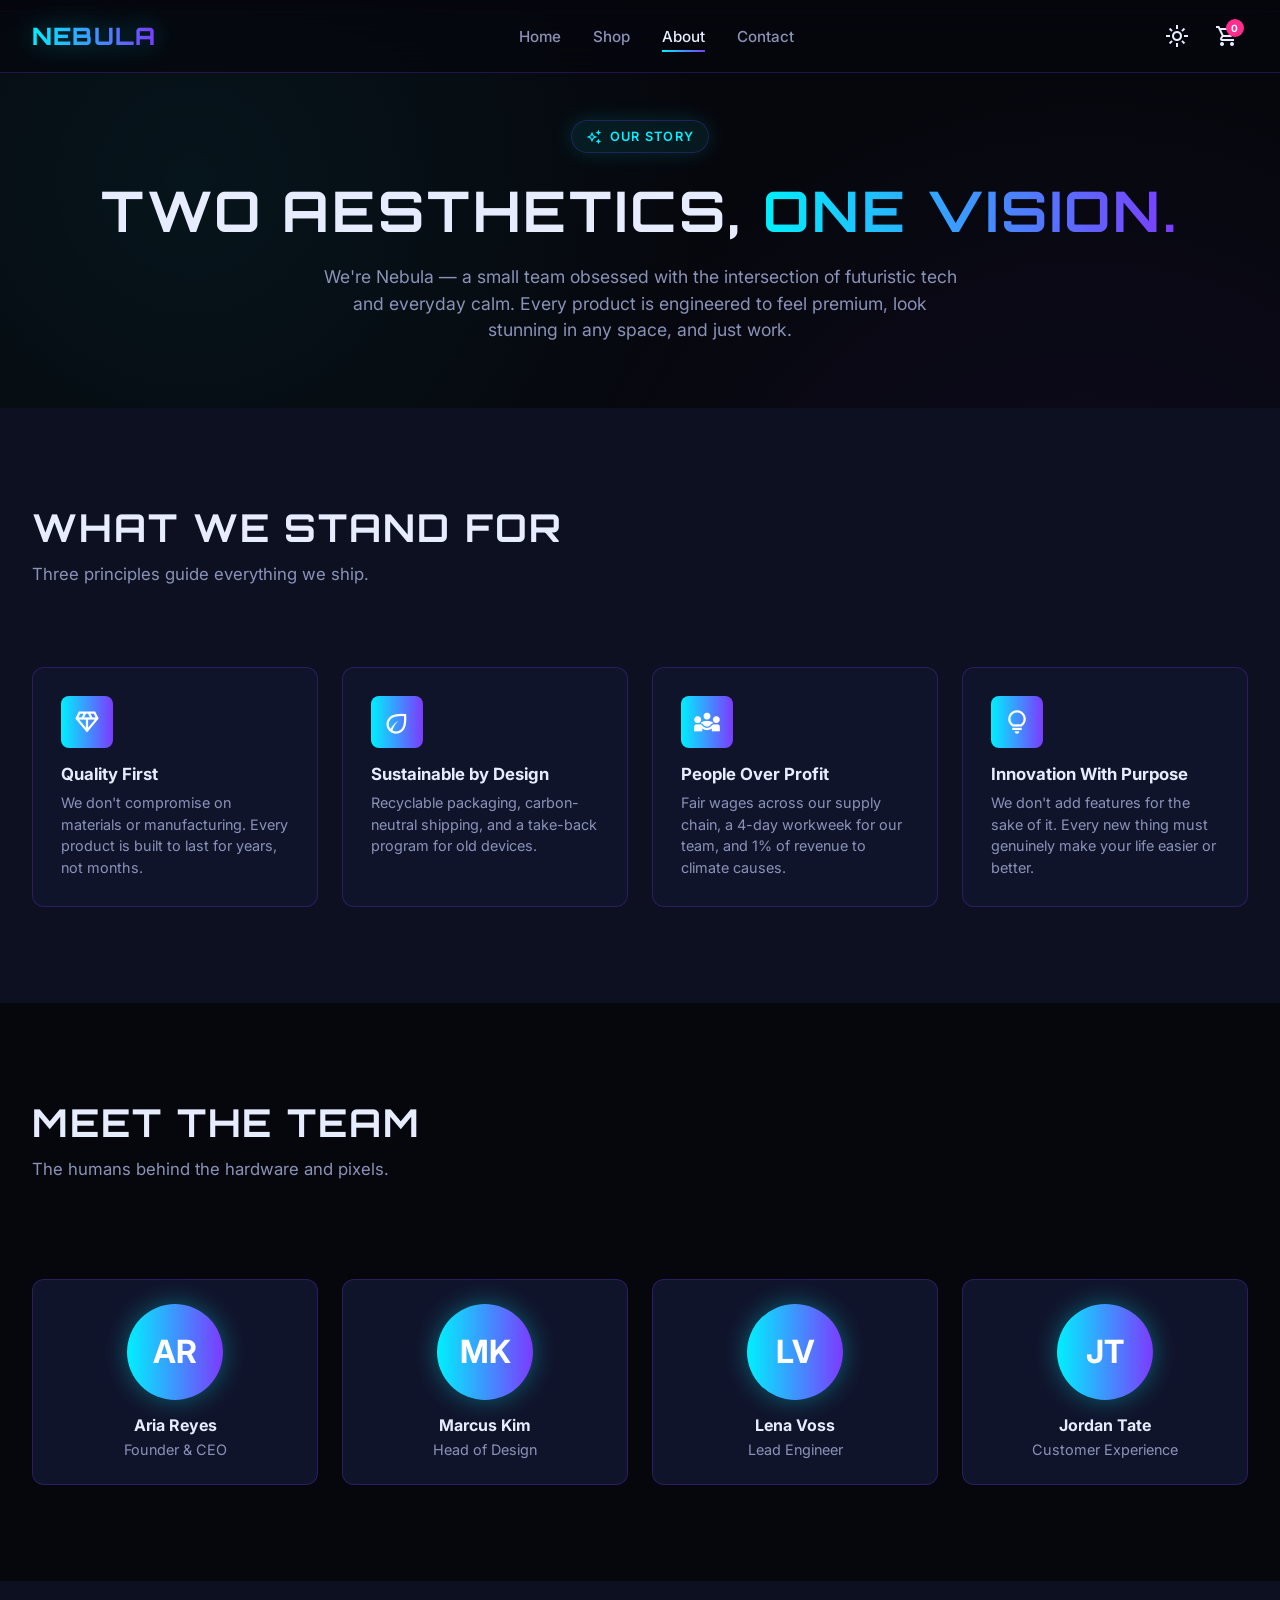
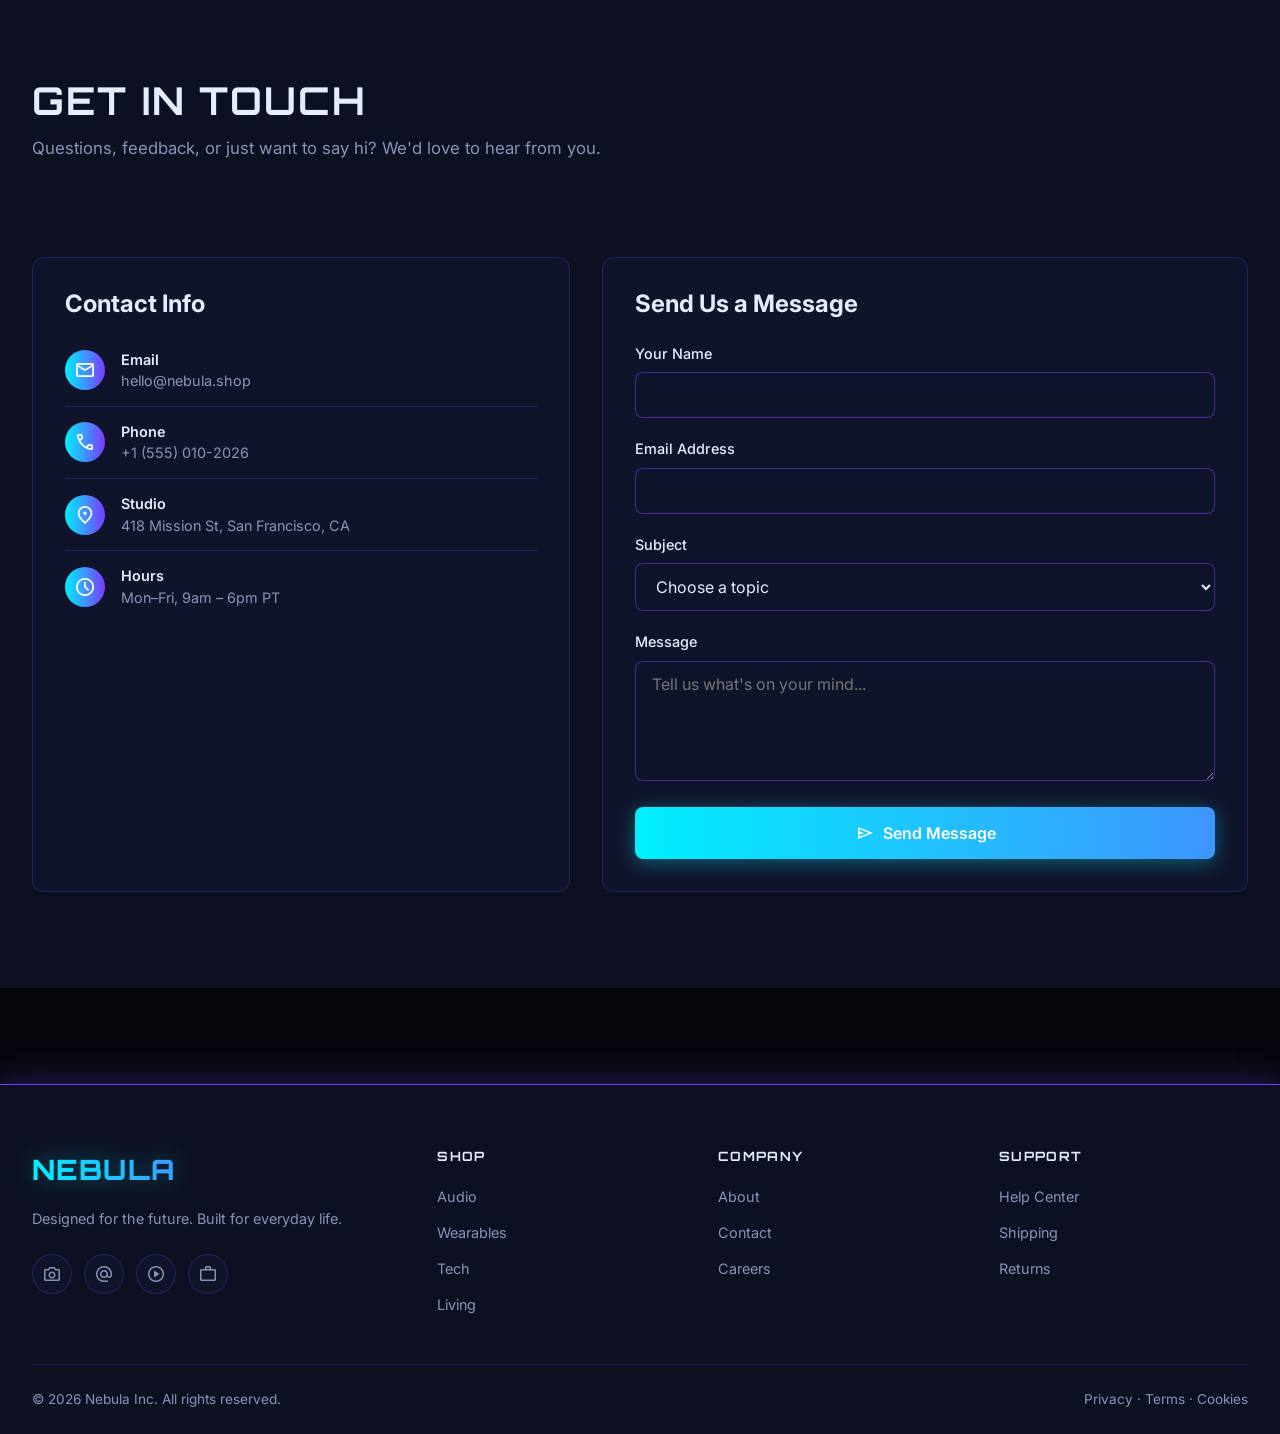
<file: dual_core_ecommerce/about.html>
<!DOCTYPE html>
<html lang="en" data-theme="dark">
<head>
  <meta charset="UTF-8" />
  <meta name="viewport" content="width=device-width, initial-scale=1.0" />
  <title>About &amp; Contact — Nebula</title>
  <link rel="stylesheet" href="css/styles.css" />
  <link rel="icon" href="data:image/svg+xml,<svg xmlns='http://www.w3.org/2000/svg' viewBox='0 0 100 100'><text y='.9em' font-size='90'>✦</text></svg>" />
</head>
<body>

  <a href="#main" class="skip-link">Skip to content</a>

  <header class="navbar">
    <div class="container navbar-inner">
      <a href="index.html" class="logo">NEBULA</a>
      <nav>
        <ul class="nav-links">
          <li><a class="nav-link" href="index.html">Home</a></li>
          <li><a class="nav-link" href="shop.html">Shop</a></li>
          <li><a class="nav-link active" href="about.html">About</a></li>
          <li><a class="nav-link" href="#contact">Contact</a></li>
        </ul>
      </nav>
      <div class="nav-actions">
        <button class="icon-btn" data-theme-toggle aria-label="Toggle theme">
          <span class="material-symbols-outlined" data-theme-icon>light_mode</span>
        </button>
        <a class="icon-btn" href="cart.html" aria-label="Cart">
          <span class="material-symbols-outlined">shopping_cart</span>
          <span class="cart-badge" data-cart-count>0</span>
        </a>
        <button class="icon-btn mobile-toggle" data-mobile-toggle aria-label="Menu">
          <span class="material-symbols-outlined">menu</span>
        </button>
      </div>
    </div>
  </header>

  <div class="mobile-menu" data-mobile-menu>
    <ul>
      <li><a href="index.html">Home</a></li>
      <li><a href="shop.html">Shop</a></li>
      <li><a href="about.html">About</a></li>
      <li><a href="#contact">Contact</a></li>
    </ul>
  </div>

  <main id="main">

    <!-- ====== ABOUT HERO ====== -->
    <section class="about-hero">
      <div class="container fade-up">
        <span class="hero-eyebrow">
          <span class="material-symbols-outlined" style="font-size:16px">auto_awesome</span>
          Our Story
        </span>
        <h1>Two Aesthetics, <span class="gradient-text">One Vision.</span></h1>
        <p>We're Nebula — a small team obsessed with the intersection of futuristic tech and everyday calm. Every product is engineered to feel premium, look stunning in any space, and just work.</p>
      </div>
    </section>

    <!-- ====== VALUES ====== -->
    <section class="section" style="background: var(--bg-secondary);">
      <div class="container">
        <div class="section-header fade-up">
          <div>
            <h2 class="section-title">What We Stand For</h2>
            <p class="section-subtitle">Three principles guide everything we ship.</p>
          </div>
        </div>
        <div class="values-grid fade-up">
          <div class="value-card">
            <div class="value-icon"><span class="material-symbols-outlined">diamond</span></div>
            <h3 class="value-title">Quality First</h3>
            <p class="value-text">We don't compromise on materials or manufacturing. Every product is built to last for years, not months.</p>
          </div>
          <div class="value-card">
            <div class="value-icon"><span class="material-symbols-outlined">eco</span></div>
            <h3 class="value-title">Sustainable by Design</h3>
            <p class="value-text">Recyclable packaging, carbon-neutral shipping, and a take-back program for old devices.</p>
          </div>
          <div class="value-card">
            <div class="value-icon"><span class="material-symbols-outlined">diversity_3</span></div>
            <h3 class="value-title">People Over Profit</h3>
            <p class="value-text">Fair wages across our supply chain, a 4-day workweek for our team, and 1% of revenue to climate causes.</p>
          </div>
          <div class="value-card">
            <div class="value-icon"><span class="material-symbols-outlined">lightbulb</span></div>
            <h3 class="value-title">Innovation With Purpose</h3>
            <p class="value-text">We don't add features for the sake of it. Every new thing must genuinely make your life easier or better.</p>
          </div>
        </div>
      </div>
    </section>

    <!-- ====== TEAM ====== -->
    <section class="section">
      <div class="container">
        <div class="section-header fade-up">
          <div>
            <h2 class="section-title">Meet the Team</h2>
            <p class="section-subtitle">The humans behind the hardware and pixels.</p>
          </div>
        </div>
        <div class="team-grid fade-up">
          <div class="team-card">
            <div class="team-avatar">AR</div>
            <h3 style="font-size: 1rem; margin-bottom: 4px; font-family: var(--body-font); text-transform: none; letter-spacing: 0; font-weight: 700;">Aria Reyes</h3>
            <p style="color: var(--text-secondary); font-size: 0.9rem;">Founder &amp; CEO</p>
          </div>
          <div class="team-card">
            <div class="team-avatar">MK</div>
            <h3 style="font-size: 1rem; margin-bottom: 4px; font-family: var(--body-font); text-transform: none; letter-spacing: 0; font-weight: 700;">Marcus Kim</h3>
            <p style="color: var(--text-secondary); font-size: 0.9rem;">Head of Design</p>
          </div>
          <div class="team-card">
            <div class="team-avatar">LV</div>
            <h3 style="font-size: 1rem; margin-bottom: 4px; font-family: var(--body-font); text-transform: none; letter-spacing: 0; font-weight: 700;">Lena Voss</h3>
            <p style="color: var(--text-secondary); font-size: 0.9rem;">Lead Engineer</p>
          </div>
          <div class="team-card">
            <div class="team-avatar">JT</div>
            <h3 style="font-size: 1rem; margin-bottom: 4px; font-family: var(--body-font); text-transform: none; letter-spacing: 0; font-weight: 700;">Jordan Tate</h3>
            <p style="color: var(--text-secondary); font-size: 0.9rem;">Customer Experience</p>
          </div>
        </div>
      </div>
    </section>

    <!-- ====== CONTACT ====== -->
    <section class="section" id="contact" style="background: var(--bg-secondary);">
      <div class="container">
        <div class="section-header fade-up">
          <div>
            <h2 class="section-title">Get in Touch</h2>
            <p class="section-subtitle">Questions, feedback, or just want to say hi? We'd love to hear from you.</p>
          </div>
        </div>

        <div class="contact-grid fade-up">
          <div class="contact-info">
            <h2>Contact Info</h2>
            <div class="contact-row">
              <div class="contact-icon"><span class="material-symbols-outlined">mail</span></div>
              <div>
                <div style="font-weight:600; font-size:0.9rem;">Email</div>
                <div style="color: var(--text-secondary); font-size:0.9rem;">hello@nebula.shop</div>
              </div>
            </div>
            <div class="contact-row">
              <div class="contact-icon"><span class="material-symbols-outlined">call</span></div>
              <div>
                <div style="font-weight:600; font-size:0.9rem;">Phone</div>
                <div style="color: var(--text-secondary); font-size:0.9rem;">+1 (555) 010-2026</div>
              </div>
            </div>
            <div class="contact-row">
              <div class="contact-icon"><span class="material-symbols-outlined">location_on</span></div>
              <div>
                <div style="font-weight:600; font-size:0.9rem;">Studio</div>
                <div style="color: var(--text-secondary); font-size:0.9rem;">418 Mission St, San Francisco, CA</div>
              </div>
            </div>
            <div class="contact-row">
              <div class="contact-icon"><span class="material-symbols-outlined">schedule</span></div>
              <div>
                <div style="font-weight:600; font-size:0.9rem;">Hours</div>
                <div style="color: var(--text-secondary); font-size:0.9rem;">Mon–Fri, 9am – 6pm PT</div>
              </div>
            </div>
          </div>

          <form class="contact-form" onsubmit="event.preventDefault(); window.showToast('Message sent! We\'ll reply soon.'); this.reset();">
            <h2>Send Us a Message</h2>
            <div class="form-group">
              <label class="form-label" for="cName">Your Name</label>
              <input class="form-input" type="text" id="cName" required />
            </div>
            <div class="form-group">
              <label class="form-label" for="cEmail">Email Address</label>
              <input class="form-input" type="email" id="cEmail" required />
            </div>
            <div class="form-group">
              <label class="form-label" for="cSubject">Subject</label>
              <select class="form-select" id="cSubject" required>
                <option value="">Choose a topic</option>
                <option>Product question</option>
                <option>Order support</option>
                <option>Returns / refunds</option>
                <option>Wholesale inquiry</option>
                <option>Press / partnerships</option>
                <option>Other</option>
              </select>
            </div>
            <div class="form-group">
              <label class="form-label" for="cMessage">Message</label>
              <textarea class="form-textarea" id="cMessage" placeholder="Tell us what's on your mind..." required></textarea>
            </div>
            <button class="btn btn-primary btn-block btn-lg" type="submit">
              <span class="material-symbols-outlined">send</span>
              Send Message
            </button>
          </form>
        </div>
      </div>
    </section>

  </main>

  <footer class="footer">
    <div class="container">
      <div class="footer-grid">
        <div class="footer-brand">
          <div class="logo" style="font-size:1.75rem">NEBULA</div>
          <p class="footer-tagline">Designed for the future. Built for everyday life.</p>
          <div class="footer-socials">
            <a href="#" aria-label="Instagram"><span class="material-symbols-outlined">photo_camera</span></a>
            <a href="#" aria-label="Twitter"><span class="material-symbols-outlined">alternate_email</span></a>
            <a href="#" aria-label="YouTube"><span class="material-symbols-outlined">play_circle</span></a>
            <a href="#" aria-label="LinkedIn"><span class="material-symbols-outlined">work</span></a>
          </div>
        </div>
        <div class="footer-col">
          <h4>Shop</h4>
          <ul>
            <li><a href="shop.html?cat=audio">Audio</a></li>
            <li><a href="shop.html?cat=wearables">Wearables</a></li>
            <li><a href="shop.html?cat=tech">Tech</a></li>
            <li><a href="shop.html?cat=living">Living</a></li>
          </ul>
        </div>
        <div class="footer-col">
          <h4>Company</h4>
          <ul>
            <li><a href="about.html">About</a></li>
            <li><a href="#contact">Contact</a></li>
            <li><a href="#">Careers</a></li>
          </ul>
        </div>
        <div class="footer-col">
          <h4>Support</h4>
          <ul>
            <li><a href="#">Help Center</a></li>
            <li><a href="#">Shipping</a></li>
            <li><a href="#">Returns</a></li>
          </ul>
        </div>
      </div>
      <div class="footer-bottom">
        <span>© 2026 Nebula Inc. All rights reserved.</span>
        <span>Privacy · Terms · Cookies</span>
      </div>
    </div>
  </footer>

  <script src="js/app.js"></script>
</body>
</html>
</file>
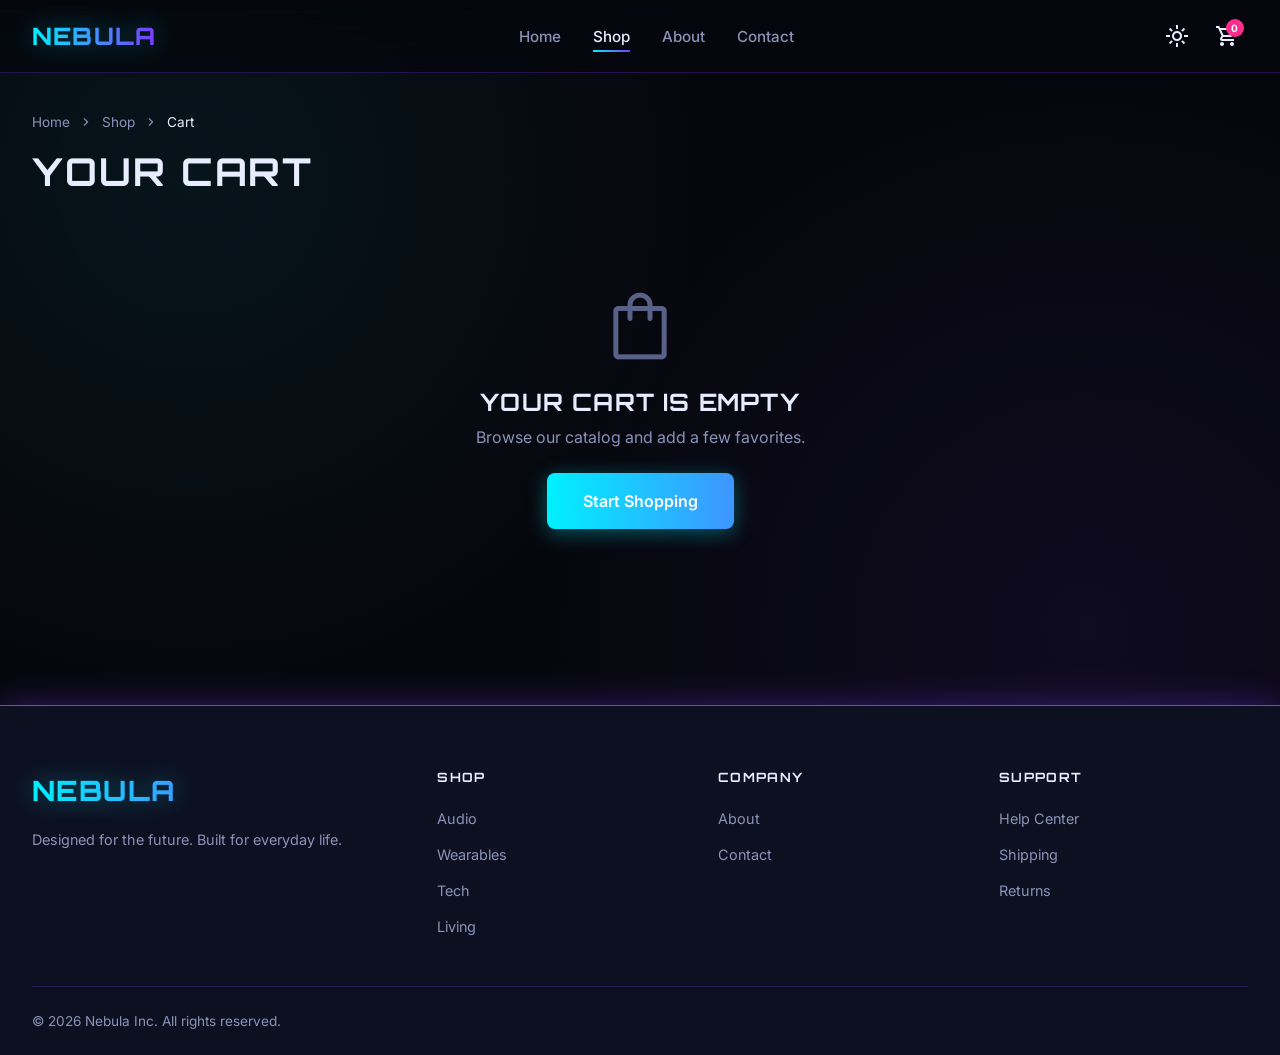
<file: dual_core_ecommerce/cart.html>
<!DOCTYPE html>
<html lang="en" data-theme="dark">
<head>
  <meta charset="UTF-8" />
  <meta name="viewport" content="width=device-width, initial-scale=1.0" />
  <title>Cart &amp; Checkout — Nebula</title>
  <link rel="stylesheet" href="css/styles.css" />
  <link rel="icon" href="data:image/svg+xml,<svg xmlns='http://www.w3.org/2000/svg' viewBox='0 0 100 100'><text y='.9em' font-size='90'>✦</text></svg>" />
</head>
<body>

  <a href="#main" class="skip-link">Skip to content</a>

  <header class="navbar">
    <div class="container navbar-inner">
      <a href="index.html" class="logo">NEBULA</a>
      <nav>
        <ul class="nav-links">
          <li><a class="nav-link" href="index.html">Home</a></li>
          <li><a class="nav-link active" href="shop.html">Shop</a></li>
          <li><a class="nav-link" href="about.html">About</a></li>
          <li><a class="nav-link" href="about.html#contact">Contact</a></li>
        </ul>
      </nav>
      <div class="nav-actions">
        <button class="icon-btn" data-theme-toggle aria-label="Toggle theme">
          <span class="material-symbols-outlined" data-theme-icon>light_mode</span>
        </button>
        <a class="icon-btn" href="cart.html" aria-label="Cart">
          <span class="material-symbols-outlined">shopping_cart</span>
          <span class="cart-badge" data-cart-count>0</span>
        </a>
        <button class="icon-btn mobile-toggle" data-mobile-toggle aria-label="Menu">
          <span class="material-symbols-outlined">menu</span>
        </button>
      </div>
    </div>
  </header>

  <div class="mobile-menu" data-mobile-menu>
    <ul>
      <li><a href="index.html">Home</a></li>
      <li><a href="shop.html">Shop</a></li>
      <li><a href="about.html">About</a></li>
      <li><a href="about.html#contact">Contact</a></li>
    </ul>
  </div>

  <main id="main" style="padding-top: 96px;">
    <div class="container">
      <nav class="breadcrumb">
        <a href="index.html">Home</a>
        <span class="material-symbols-outlined">chevron_right</span>
        <a href="shop.html">Shop</a>
        <span class="material-symbols-outlined">chevron_right</span>
        <span class="current">Cart</span>
      </nav>

      <h1 class="section-title">Your Cart</h1>

      <div class="cart-layout">
        <!-- Cart items -->
        <div>
          <div class="cart-items" id="cart-items"></div>

          <div style="margin-top: 32px;">
            <h2 style="font-size: 1.25rem; margin-bottom: 16px; font-family: var(--body-font); text-transform: none; letter-spacing: 0; font-weight: 700;">Shipping Information</h2>
            <form id="checkout-form" onsubmit="event.preventDefault(); placeOrder();">
              <div style="display: grid; grid-template-columns: 1fr 1fr; gap: 16px;">
                <div class="form-group">
                  <label class="form-label" for="firstName">First Name</label>
                  <input class="form-input" type="text" id="firstName" required />
                </div>
                <div class="form-group">
                  <label class="form-label" for="lastName">Last Name</label>
                  <input class="form-input" type="text" id="lastName" required />
                </div>
              </div>
              <div class="form-group">
                <label class="form-label" for="email">Email</label>
                <input class="form-input" type="email" id="email" required />
              </div>
              <div class="form-group">
                <label class="form-label" for="address">Address</label>
                <input class="form-input" type="text" id="address" required />
              </div>
              <div style="display: grid; grid-template-columns: 1fr 1fr 1fr; gap: 16px;">
                <div class="form-group">
                  <label class="form-label" for="city">City</label>
                  <input class="form-input" type="text" id="city" required />
                </div>
                <div class="form-group">
                  <label class="form-label" for="zip">ZIP Code</label>
                  <input class="form-input" type="text" id="zip" required />
                </div>
                <div class="form-group">
                  <label class="form-label" for="country">Country</label>
                  <select class="form-select" id="country" required>
                    <option value="">Select</option>
                    <option>United States</option>
                    <option>United Kingdom</option>
                    <option>Germany</option>
                    <option>Japan</option>
                    <option>Australia</option>
                  </select>
                </div>
              </div>

              <h2 style="font-size: 1.25rem; margin: 32px 0 16px; font-family: var(--body-font); text-transform: none; letter-spacing: 0; font-weight: 700;">Payment</h2>
              <div class="form-group">
                <label class="form-label" for="cardNum">Card Number</label>
                <input class="form-input" type="text" id="cardNum" placeholder="1234 5678 9012 3456" required />
              </div>
              <div style="display: grid; grid-template-columns: 1fr 1fr; gap: 16px;">
                <div class="form-group">
                  <label class="form-label" for="exp">Expiry (MM/YY)</label>
                  <input class="form-input" type="text" id="exp" placeholder="12/27" required />
                </div>
                <div class="form-group">
                  <label class="form-label" for="cvc">CVC</label>
                  <input class="form-input" type="text" id="cvc" placeholder="123" required />
                </div>
              </div>
            </form>
          </div>
        </div>

        <!-- Summary -->
        <aside class="summary" id="summary">
          <h2>Order Summary</h2>
          <div class="summary-row"><span>Subtotal</span><span class="mono" id="sum-subtotal">$0.00</span></div>
          <div class="summary-row"><span>Shipping</span><span class="mono" id="sum-shipping">$0.00</span></div>
          <div class="summary-row"><span>Tax (8%)</span><span class="mono" id="sum-tax">$0.00</span></div>
          <div class="promo-input">
            <input type="text" placeholder="Promo code" id="promo-input"/>
            <button class="btn btn-secondary" type="button" id="promo-apply">Apply</button>
          </div>
          <div class="summary-row" id="discount-row" style="display:none;"><span>Discount</span><span class="mono" id="sum-discount">-$0.00</span></div>
          <div class="summary-row total"><span>Total</span><span class="mono" id="sum-total">$0.00</span></div>
          <button class="btn btn-primary btn-block btn-lg" type="button" id="place-order-btn" style="margin-top: 20px;" onclick="placeOrder()">
            <span class="material-symbols-outlined">lock</span>
            Place Order
          </button>
          <p style="text-align: center; font-size: 0.8rem; color: var(--text-secondary); margin-top: 12px;">
            Secure checkout · 256-bit SSL encryption
          </p>
        </aside>
      </div>

      <!-- Empty state -->
      <div id="empty-state" style="display:none; text-align:center; padding: 80px 0;">
        <span class="material-symbols-outlined" style="font-size: 80px; color: var(--text-muted);">shopping_bag</span>
        <h2 style="margin: 16px 0 8px;">Your cart is empty</h2>
        <p style="color: var(--text-secondary); margin-bottom: 24px;">Browse our catalog and add a few favorites.</p>
        <a href="shop.html" class="btn btn-primary btn-lg">Start Shopping</a>
      </div>
    </div>
  </main>

  <footer class="footer">
    <div class="container">
      <div class="footer-grid">
        <div class="footer-brand">
          <div class="logo" style="font-size:1.75rem">NEBULA</div>
          <p class="footer-tagline">Designed for the future. Built for everyday life.</p>
        </div>
        <div class="footer-col">
          <h4>Shop</h4>
          <ul>
            <li><a href="shop.html?cat=audio">Audio</a></li>
            <li><a href="shop.html?cat=wearables">Wearables</a></li>
            <li><a href="shop.html?cat=tech">Tech</a></li>
            <li><a href="shop.html?cat=living">Living</a></li>
          </ul>
        </div>
        <div class="footer-col">
          <h4>Company</h4>
          <ul>
            <li><a href="about.html">About</a></li>
            <li><a href="about.html#contact">Contact</a></li>
          </ul>
        </div>
        <div class="footer-col">
          <h4>Support</h4>
          <ul>
            <li><a href="#">Help Center</a></li>
            <li><a href="#">Shipping</a></li>
            <li><a href="#">Returns</a></li>
          </ul>
        </div>
      </div>
      <div class="footer-bottom">
        <span>© 2026 Nebula Inc. All rights reserved.</span>
      </div>
    </div>
  </footer>

  <script src="js/app.js"></script>
  <script>
    let discount = 0;

    function fmt(n) { return `$${n.toFixed(2)}`; }

    function render() {
      const cart = DCE.getCart();
      const itemsEl = document.getElementById('cart-items');
      const emptyEl = document.getElementById('empty-state');
      const layout = document.querySelector('.cart-layout');
      const summaryEl = document.getElementById('summary');

      if (cart.length === 0) {
        layout.style.display = 'none';
        emptyEl.style.display = 'block';
        return;
      }
      layout.style.display = 'grid';

      itemsEl.innerHTML = cart.map(item => `
        <div class="cart-item">
          <div class="cart-item-img"><img src="${item.image}" alt="${item.name}"/></div>
          <div class="cart-item-info">
            <h3>${item.name}</h3>
            <div class="cart-item-meta">SKU: ${item.id.toUpperCase()}</div>
            <div class="cart-item-price">${fmt(item.price)}</div>
          </div>
          <div class="cart-item-actions">
            <div class="qty-control">
              <button class="qty-btn" onclick="changeQty('${item.id}', -1)">−</button>
              <input class="qty-input" type="number" value="${item.qty}" readonly/>
              <button class="qty-btn" onclick="changeQty('${item.id}', 1)">+</button>
            </div>
            <button class="btn btn-ghost" onclick="removeItem('${item.id}')" style="color: var(--error);">
              <span class="material-symbols-outlined" style="font-size:18px;">delete</span>
              Remove
            </button>
          </div>
        </div>
      `).join('');

      const subtotal = DCE.cartTotal();
      const shipping = subtotal >= 50 ? 0 : 9.99;
      const tax = (subtotal - discount) * 0.08;
      const total = subtotal - discount + shipping + tax;

      document.getElementById('sum-subtotal').textContent = fmt(subtotal);
      document.getElementById('sum-shipping').textContent = shipping === 0 ? 'FREE' : fmt(shipping);
      document.getElementById('sum-tax').textContent = fmt(tax);
      document.getElementById('sum-total').textContent = fmt(total);
      if (discount > 0) {
        document.getElementById('discount-row').style.display = 'flex';
        document.getElementById('sum-discount').textContent = '-' + fmt(discount);
      }
    }

    window.changeQty = function(id, delta) {
      const cart = DCE.getCart();
      const item = cart.find(i => i.id === id);
      if (!item) return;
      const newQty = item.qty + delta;
      if (newQty < 1) {
        DCE.removeFromCart(id);
      } else {
        DCE.updateCartQty(id, newQty);
      }
      render();
    };

    window.removeItem = function(id) {
      DCE.removeFromCart(id);
      render();
    };

    window.placeOrder = function() {
      const cart = DCE.getCart();
      if (cart.length === 0) {
        DCE.showToast('Your cart is empty');
        return;
      }
      const form = document.getElementById('checkout-form');
      if (!form.checkValidity()) {
        form.reportValidity();
        return;
      }
      DCE.showToast('Order placed successfully! Thank you.');
      try { localStorage.removeItem('dce_cart'); } catch (e) {}
      setTimeout(() => window.location.href = 'index.html', 1500);
    };

    document.getElementById('promo-apply').addEventListener('click', () => {
      const code = document.getElementById('promo-input').value.trim().toUpperCase();
      if (code === 'NEBULA10') {
        discount = DCE.cartTotal() * 0.10;
        DCE.showToast('Promo applied: 10% off');
      } else if (code === 'FUTURE20') {
        discount = DCE.cartTotal() * 0.20;
        DCE.showToast('Promo applied: 20% off');
      } else if (code) {
        DCE.showToast('Invalid promo code');
        discount = 0;
      }
      render();
    });

    render();
  </script>
</body>
</html>
</file>
<file: dual_core_ecommerce/css/styles.css>
/* ============================================================
   DUAL-CORE E-COMMERCE HUB
   Shared Stylesheet - Light + Dark Theme
   ============================================================ */

@import url('https://fonts.googleapis.com/css2?family=Orbitron:wght@400;500;600;700;800&family=Space+Grotesk:wght@300;400;500;600;700&family=Inter:wght@300;400;500;600;700&family=Sora:wght@300;400;500;600;700&family=JetBrains+Mono:wght@400;500;600&family=Poppins:wght@300;400;500;600;700&family=Work+Sans:wght@300;400;500;600;700&display=swap');
@import url('https://fonts.googleapis.com/css2?family=Material+Symbols+Outlined:opsz,wght,FILL,GRAD@20..48,100..700,0..1,-50..200');

/* ---------- THEME: DARK (Sci-Fi) ---------- */
[data-theme="dark"] {
  --bg-primary: #06070D;
  --bg-secondary: #0D1021;
  --surface-card: #10142B;
  --surface-elevated: #161B36;
  --accent-primary: #00F0FF;
  --accent-secondary: #7C3AFF;
  --accent-tertiary: #FF2E8C;
  --success: #39FF8E;
  --warning: #FFB800;
  --error: #FF4365;
  --text-primary: #E8ECFF;
  --text-secondary: #8B92B8;
  --text-muted: #5A6188;
  --border-color: rgba(124, 58, 255, 0.25);
  --border-color-strong: rgba(124, 58, 255, 0.5);
  --glow-color: rgba(0, 240, 255, 0.35);
  --glow-color-secondary: rgba(124, 58, 255, 0.35);
  --shadow-color: rgba(0, 0, 0, 0.5);
  --backdrop: rgba(6, 7, 13, 0.7);
  --backdrop-strong: rgba(6, 7, 13, 0.95);
  --hero-gradient: linear-gradient(135deg, #06070D 0%, #10142B 50%, #1A1F3D 100%);
  --accent-gradient: linear-gradient(90deg, #00F0FF 0%, #7C3AFF 100%);
  --card-hover-glow: radial-gradient(circle at top left, rgba(0, 240, 255, 0.15), transparent 70%);
  --heading-font: 'Orbitron', 'Space Grotesk', sans-serif;
  --body-font: 'Inter', 'Sora', sans-serif;
  --mono-font: 'JetBrains Mono', monospace;
  --radius-sm: 6px;
  --radius-md: 8px;
  --radius-lg: 12px;
  --radius-xl: 16px;
  --radius-2xl: 20px;
  --radius-pill: 9999px;
  --transition-fast: 200ms ease-out;
  --transition-mid: 300ms ease-out;
  --transition-slow: 500ms ease;
}

/* ---------- THEME: LIGHT (Pastel Minimalist) ---------- */
[data-theme="light"] {
  --bg-primary: #FAFBFE;
  --bg-secondary: #F2F4F9;
  --surface-card: #FFFFFF;
  --surface-elevated: #FFFFFF;
  --accent-primary: #A9C7FF;
  --accent-secondary: #C9B6FF;
  --accent-tertiary: #9FE8DD;
  --success: #7FD8A6;
  --warning: #FFD98E;
  --error: #FF9AA8;
  --text-primary: #1F2433;
  --text-secondary: #6B7280;
  --text-muted: #9CA3AF;
  --border-color: #E7EAF3;
  --border-color-strong: #C9D1E2;
  --glow-color: rgba(169, 199, 255, 0.4);
  --glow-color-secondary: rgba(201, 182, 255, 0.4);
  --shadow-color: rgba(120, 140, 200, 0.18);
  --backdrop: rgba(250, 251, 254, 0.85);
  --backdrop-strong: rgba(255, 255, 255, 0.95);
  --hero-gradient: linear-gradient(135deg, #EAF0FF 0%, #F3EBFF 50%, #E8FBF7 100%);
  --accent-gradient: linear-gradient(90deg, #A9C7FF 0%, #C9B6FF 100%);
  --card-hover-glow: radial-gradient(circle at top left, rgba(169, 199, 255, 0.15), transparent 70%);
  --heading-font: 'Poppins', 'Work Sans', sans-serif;
  --body-font: 'Inter', 'Work Sans', sans-serif;
  --mono-font: 'Inter', sans-serif;
  --radius-sm: 10px;
  --radius-md: 14px;
  --radius-lg: 20px;
  --radius-xl: 28px;
  --radius-2xl: 32px;
  --radius-pill: 9999px;
  --transition-fast: 250ms ease;
  --transition-mid: 350ms ease;
  --transition-slow: 400ms ease;
}

/* ---------- BASE / RESET ---------- */
*, *::before, *::after { box-sizing: border-box; margin: 0; padding: 0; }
html { scroll-behavior: smooth; -webkit-text-size-adjust: 100%; }
body {
  font-family: var(--body-font);
  background-color: var(--bg-primary);
  color: var(--text-primary);
  line-height: 1.5;
  min-height: 100vh;
  overflow-x: hidden;
  transition: background-color var(--transition-slow), color var(--transition-slow);
}
[data-theme="dark"] body {
  background-image:
    radial-gradient(circle at 15% 20%, rgba(0, 240, 255, 0.06) 0%, transparent 40%),
    radial-gradient(circle at 85% 70%, rgba(124, 58, 255, 0.08) 0%, transparent 45%);
  background-attachment: fixed;
}
[data-theme="light"] body {
  background-image:
    radial-gradient(circle at 20% 10%, rgba(169, 199, 255, 0.18) 0%, transparent 40%),
    radial-gradient(circle at 80% 60%, rgba(201, 182, 255, 0.15) 0%, transparent 45%),
    radial-gradient(circle at 50% 90%, rgba(159, 232, 221, 0.12) 0%, transparent 40%);
  background-attachment: fixed;
}
a { color: inherit; text-decoration: none; transition: color var(--transition-fast); }
button { font-family: inherit; cursor: pointer; border: none; background: none; color: inherit; }
img { max-width: 100%; display: block; }
input, textarea, select { font-family: inherit; font-size: inherit; }

/* ---------- TYPOGRAPHY ---------- */
h1, h2, h3, h4, h5, h6 {
  font-family: var(--heading-font);
  color: var(--text-primary);
  line-height: 1.2;
}
[data-theme="dark"] h1, [data-theme="dark"] h2, [data-theme="dark"] h3 {
  text-transform: uppercase;
  letter-spacing: 0.05em;
  font-weight: 700;
}
[data-theme="light"] h1, [data-theme="light"] h2, [data-theme="light"] h3 {
  font-weight: 600;
  letter-spacing: -0.01em;
}
.gradient-text {
  background: var(--accent-gradient);
  -webkit-background-clip: text;
  -webkit-text-fill-color: transparent;
  background-clip: text;
}
.mono { font-family: var(--mono-font); }

/* ---------- LAYOUT ---------- */
.container { width: 100%; max-width: 1280px; margin: 0 auto; padding: 0 24px; }
@media (min-width: 1024px) { .container { padding: 0 32px; } }
.section { padding: 64px 0; }
@media (min-width: 1024px) { .section { padding: 96px 0; } }
.section-title { font-size: clamp(1.75rem, 3vw, 2.5rem); margin-bottom: 12px; }
.section-subtitle {
  color: var(--text-secondary);
  font-size: 1.05rem;
  max-width: 640px;
  margin-bottom: 48px;
}
.section-header {
  display: flex;
  align-items: flex-end;
  justify-content: space-between;
  flex-wrap: wrap;
  gap: 16px;
  margin-bottom: 32px;
}

/* ---------- NAVBAR ---------- */
.navbar {
  position: fixed;
  top: 0; left: 0; right: 0;
  z-index: 100;
  background: var(--backdrop);
  backdrop-filter: blur(20px);
  -webkit-backdrop-filter: blur(20px);
  border-bottom: 1px solid var(--border-color);
  transition: all var(--transition-slow);
}
.navbar-inner {
  display: flex;
  justify-content: space-between;
  align-items: center;
  height: 72px;
}
.logo {
  font-family: var(--heading-font);
  font-size: 1.5rem;
  font-weight: 800;
  letter-spacing: 0.05em;
  cursor: pointer;
  transition: all var(--transition-fast);
}
[data-theme="dark"] .logo {
  background: var(--accent-gradient);
  -webkit-background-clip: text;
  -webkit-text-fill-color: transparent;
  background-clip: text;
  filter: drop-shadow(0 0 12px var(--glow-color));
}
[data-theme="light"] .logo { color: var(--text-primary); }
.logo:hover { transform: scale(1.03); }
.nav-links {
  display: none;
  align-items: center;
  gap: 32px;
  list-style: none;
}
@media (min-width: 768px) { .nav-links { display: flex; } }
.nav-link {
  position: relative;
  font-size: 0.95rem;
  font-weight: 500;
  color: var(--text-secondary);
  padding: 6px 0;
  transition: color var(--transition-fast);
}
.nav-link::after {
  content: '';
  position: absolute;
  left: 0; bottom: 0;
  width: 100%;
  height: 2px;
  background: var(--accent-gradient);
  transform: scaleX(0);
  transform-origin: right;
  transition: transform var(--transition-mid);
}
.nav-link:hover, .nav-link.active { color: var(--text-primary); }
.nav-link:hover::after, .nav-link.active::after {
  transform: scaleX(1);
  transform-origin: left;
}
.nav-actions { display: flex; align-items: center; gap: 8px; }
.icon-btn {
  position: relative;
  width: 42px; height: 42px;
  display: inline-flex;
  align-items: center;
  justify-content: center;
  border-radius: var(--radius-pill);
  color: var(--text-primary);
  transition: all var(--transition-fast);
}
.icon-btn:hover {
  background: var(--bg-secondary);
  color: var(--accent-primary);
}
[data-theme="dark"] .icon-btn:hover { box-shadow: 0 0 16px var(--glow-color); }
.icon-btn .material-symbols-outlined { font-size: 24px; }
.cart-badge {
  position: absolute;
  top: 4px; right: 4px;
  min-width: 18px; height: 18px;
  border-radius: var(--radius-pill);
  background: var(--accent-tertiary);
  color: #fff;
  font-size: 10px;
  font-weight: 700;
  display: flex;
  align-items: center;
  justify-content: center;
  padding: 0 5px;
}
.mobile-toggle {
  display: inline-flex;
  align-items: center;
  justify-content: center;
  width: 42px; height: 42px;
  border-radius: var(--radius-pill);
}
@media (min-width: 768px) { .mobile-toggle { display: none; } }

/* ---------- BUTTONS ---------- */
.btn {
  display: inline-flex;
  align-items: center;
  justify-content: center;
  gap: 8px;
  padding: 12px 24px;
  font-size: 0.95rem;
  font-weight: 600;
  font-family: var(--body-font);
  border-radius: var(--radius-md);
  cursor: pointer;
  transition: all var(--transition-fast);
  position: relative;
  overflow: hidden;
  white-space: nowrap;
}
[data-theme="light"] .btn {
  border-radius: var(--radius-pill);
  padding: 14px 28px;
}
.btn .material-symbols-outlined { font-size: 20px; }
.btn-primary {
  background: var(--accent-gradient);
  color: #fff;
  background-size: 200% 100%;
  background-position: 0% 50%;
}
.btn-primary:hover {
  transform: translateY(-2px) scale(1.02);
  background-position: 100% 50%;
}
[data-theme="dark"] .btn-primary { box-shadow: 0 4px 20px var(--glow-color); }
[data-theme="dark"] .btn-primary:hover { box-shadow: 0 6px 30px var(--glow-color); }
[data-theme="light"] .btn-primary { box-shadow: 0 6px 20px var(--shadow-color); }
[data-theme="light"] .btn-primary:hover { box-shadow: 0 10px 28px var(--shadow-color); }
.btn-secondary {
  background: transparent;
  color: var(--text-primary);
  border: 2px solid var(--border-color-strong);
}
[data-theme="light"] .btn-secondary {
  border-color: var(--accent-primary);
  color: var(--text-primary);
}
.btn-secondary:hover {
  background: var(--accent-primary);
  color: #fff;
  border-color: var(--accent-primary);
  transform: translateY(-2px);
}
.btn-ghost {
  background: transparent;
  color: var(--text-primary);
  padding: 8px 16px;
}
.btn-ghost:hover { background: var(--bg-secondary); }
.btn-block { width: 100%; }
.btn-lg { padding: 16px 36px; font-size: 1rem; }

/* ---------- HERO ---------- */
.hero {
  position: relative;
  min-height: calc(100vh - 72px);
  display: flex;
  align-items: center;
  padding: 96px 0 64px;
  overflow: hidden;
}
[data-theme="dark"] .hero, [data-theme="light"] .hero { background: var(--hero-gradient); }
.hero-bg { position: absolute; inset: 0; z-index: 0; overflow: hidden; }
.starfield {
  position: absolute;
  inset: 0;
  background-image:
    radial-gradient(1px 1px at 25% 30%, #fff, transparent),
    radial-gradient(1px 1px at 50% 60%, #fff, transparent),
    radial-gradient(1px 1px at 75% 20%, rgba(255,255,255,0.7), transparent),
    radial-gradient(1px 1px at 15% 80%, #fff, transparent),
    radial-gradient(1.5px 1.5px at 85% 75%, #00F0FF, transparent),
    radial-gradient(1.5px 1.5px at 40% 90%, #7C3AFF, transparent),
    radial-gradient(1px 1px at 65% 45%, #fff, transparent),
    radial-gradient(1px 1px at 30% 15%, rgba(255,255,255,0.5), transparent),
    radial-gradient(1px 1px at 90% 35%, #fff, transparent);
  background-size: 600px 600px;
  background-repeat: repeat;
  animation: drift 80s linear infinite;
  opacity: 0.6;
}
@keyframes drift {
  from { background-position: 0 0; }
  to { background-position: 600px 600px; }
}
.blob {
  position: absolute;
  border-radius: 50%;
  filter: blur(60px);
  opacity: 0.5;
  animation: float 18s ease-in-out infinite;
}
.blob-1 {
  width: 480px; height: 480px;
  background: var(--accent-primary);
  top: -120px; left: -120px;
}
.blob-2 {
  width: 420px; height: 420px;
  background: var(--accent-secondary);
  bottom: -100px; right: -100px;
  animation-delay: 4s;
}
.blob-3 {
  width: 360px; height: 360px;
  background: var(--accent-tertiary);
  top: 40%; right: 20%;
  animation-delay: 8s;
  opacity: 0.35;
}
@keyframes float {
  0%, 100% { transform: translate(0, 0) scale(1); }
  33% { transform: translate(40px, -30px) scale(1.05); }
  66% { transform: translate(-30px, 40px) scale(0.95); }
}
[data-theme="dark"] .hero::after {
  content: '';
  position: absolute;
  inset: 0;
  background: repeating-linear-gradient(
    0deg,
    rgba(255, 255, 255, 0.02) 0px,
    rgba(255, 255, 255, 0.02) 1px,
    transparent 1px,
    transparent 3px
  );
  pointer-events: none;
  z-index: 1;
}
.hero-content { position: relative; z-index: 2; max-width: 760px; }
.hero-eyebrow {
  display: inline-flex;
  align-items: center;
  gap: 8px;
  padding: 6px 14px;
  border-radius: var(--radius-pill);
  background: var(--bg-secondary);
  border: 1px solid var(--border-color);
  color: var(--accent-primary);
  font-size: 0.8rem;
  font-weight: 600;
  letter-spacing: 0.1em;
  text-transform: uppercase;
  margin-bottom: 24px;
}
[data-theme="dark"] .hero-eyebrow {
  background: rgba(0, 240, 255, 0.08);
  box-shadow: 0 0 20px rgba(0, 240, 255, 0.15);
}
.hero-title {
  font-size: clamp(2.5rem, 6vw, 4.5rem);
  line-height: 1.05;
  margin-bottom: 24px;
}
[data-theme="dark"] .hero-title { text-shadow: 0 0 40px rgba(0, 240, 255, 0.3); }
.hero-subtitle {
  font-size: clamp(1rem, 1.5vw, 1.2rem);
  color: var(--text-secondary);
  max-width: 580px;
  margin-bottom: 36px;
  line-height: 1.6;
}
.hero-actions { display: flex; flex-wrap: wrap; gap: 16px; }
.hero-stats {
  display: flex;
  flex-wrap: wrap;
  gap: 32px;
  margin-top: 56px;
  padding-top: 32px;
  border-top: 1px solid var(--border-color);
}
.stat-num {
  font-family: var(--heading-font);
  font-size: 1.75rem;
  font-weight: 700;
  background: var(--accent-gradient);
  -webkit-background-clip: text;
  -webkit-text-fill-color: transparent;
  background-clip: text;
}
.stat-label {
  font-size: 0.85rem;
  color: var(--text-secondary);
  text-transform: uppercase;
  letter-spacing: 0.1em;
  margin-top: 4px;
}

/* ---------- PRODUCT CARD ---------- */
.product-card {
  position: relative;
  background: var(--surface-card);
  border-radius: var(--radius-lg);
  overflow: hidden;
  border: 1px solid var(--border-color);
  transition: all var(--transition-mid);
  display: flex;
  flex-direction: column;
  height: 100%;
}
[data-theme="dark"] .product-card {
  background: rgba(16, 20, 43, 0.7);
  backdrop-filter: blur(12px);
  -webkit-backdrop-filter: blur(12px);
}
[data-theme="dark"] .product-card:hover {
  transform: translateY(-6px);
  box-shadow: 0 0 32px var(--glow-color), 0 12px 40px rgba(0, 0, 0, 0.4);
  border-color: var(--accent-primary);
}
[data-theme="light"] .product-card { box-shadow: 0 8px 24px var(--shadow-color); border: none; }
[data-theme="light"] .product-card:hover {
  transform: translateY(-4px);
  box-shadow: 0 16px 40px var(--shadow-color);
}
.product-image-wrap {
  position: relative;
  aspect-ratio: 1 / 1;
  overflow: hidden;
  display: flex;
  align-items: center;
  justify-content: center;
  background: var(--bg-secondary);
}
[data-theme="dark"] .product-image-wrap { background: linear-gradient(135deg, #10142B 0%, #1A1F3D 100%); }
[data-theme="light"] .product-image-wrap { background: linear-gradient(135deg, #F2F4F9 0%, #EAF0FF 100%); }
.product-image {
  width: 100%;
  height: 100%;
  object-fit: cover;
  transition: transform 500ms ease;
}
.product-card:hover .product-image { transform: scale(1.05); }
.product-badge {
  position: absolute;
  top: 12px; left: 12px;
  padding: 4px 10px;
  border-radius: var(--radius-pill);
  background: var(--accent-gradient);
  color: #fff;
  font-size: 0.7rem;
  font-weight: 700;
  letter-spacing: 0.05em;
  text-transform: uppercase;
  z-index: 2;
}
.product-fav {
  position: absolute;
  top: 12px; right: 12px;
  width: 36px; height: 36px;
  border-radius: var(--radius-pill);
  background: var(--backdrop);
  backdrop-filter: blur(8px);
  display: flex;
  align-items: center;
  justify-content: center;
  color: var(--text-primary);
  transition: all var(--transition-fast);
  z-index: 2;
}
.product-fav:hover { color: var(--accent-tertiary); transform: scale(1.1); }
.product-fav.active { color: var(--accent-tertiary); }
.product-info {
  padding: 20px;
  display: flex;
  flex-direction: column;
  flex: 1;
  gap: 8px;
}
.product-category {
  font-size: 0.75rem;
  color: var(--accent-primary);
  text-transform: uppercase;
  letter-spacing: 0.1em;
  font-weight: 600;
}
.product-title {
  font-family: var(--heading-font);
  font-size: 1rem;
  font-weight: 600;
  color: var(--text-primary);
  line-height: 1.3;
}
[data-theme="dark"] .product-title { text-transform: none; letter-spacing: 0; font-weight: 500; }
.product-rating {
  display: flex;
  align-items: center;
  gap: 4px;
  font-size: 0.85rem;
  color: var(--text-secondary);
}
.product-rating .stars { color: var(--warning); letter-spacing: 2px; }
.product-foot {
  display: flex;
  align-items: center;
  justify-content: space-between;
  margin-top: auto;
  padding-top: 8px;
}
.product-price {
  font-family: var(--mono-font);
  font-size: 1.15rem;
  font-weight: 700;
  color: var(--text-primary);
}
[data-theme="light"] .product-price { font-family: var(--body-font); }
.product-price-old {
  color: var(--text-muted);
  text-decoration: line-through;
  font-size: 0.85rem;
  margin-left: 8px;
  font-weight: 400;
}
.product-add {
  width: 40px; height: 40px;
  border-radius: var(--radius-pill);
  background: var(--accent-gradient);
  color: #fff;
  display: flex;
  align-items: center;
  justify-content: center;
  transition: all var(--transition-fast);
  font-size: 0;
}
.product-add::before {
  content: '+';
  font-size: 1.5rem;
  font-weight: 300;
  line-height: 1;
}
.product-add:hover { transform: scale(1.1) rotate(90deg); }
[data-theme="dark"] .product-add { box-shadow: 0 0 16px var(--glow-color); }

/* ---------- PRODUCT GRID ---------- */
.product-grid {
  display: grid;
  grid-template-columns: repeat(auto-fill, minmax(240px, 1fr));
  gap: 24px;
}
@media (min-width: 768px) { .product-grid { grid-template-columns: repeat(3, 1fr); } }
@media (min-width: 1024px) { .product-grid { grid-template-columns: repeat(4, 1fr); } }

/* ---------- CATEGORY GRID ---------- */
.cat-grid {
  display: grid;
  grid-template-columns: repeat(auto-fit, minmax(220px, 1fr));
  gap: 20px;
}
@media (min-width: 768px) { .cat-grid { grid-template-columns: repeat(3, 1fr); } }
.cat-card {
  position: relative;
  aspect-ratio: 4 / 3;
  border-radius: var(--radius-lg);
  overflow: hidden;
  cursor: pointer;
  border: 1px solid var(--border-color);
  transition: all var(--transition-mid);
}
[data-theme="dark"] .cat-card { background: linear-gradient(135deg, #10142B 0%, #1A1F3D 100%); }
[data-theme="light"] .cat-card {
  background: linear-gradient(135deg, #F2F4F9 0%, #EAF0FF 100%);
  box-shadow: 0 6px 18px var(--shadow-color);
  border: none;
}
.cat-card:hover { transform: translateY(-4px); }
[data-theme="dark"] .cat-card:hover {
  box-shadow: 0 0 32px var(--glow-color);
  border-color: var(--accent-primary);
}
[data-theme="light"] .cat-card:hover { box-shadow: 0 12px 30px var(--shadow-color); }
.cat-card-content {
  position: absolute;
  inset: 0;
  display: flex;
  flex-direction: column;
  justify-content: flex-end;
  padding: 24px;
  z-index: 2;
  background: linear-gradient(to top, rgba(0,0,0,0.5) 0%, transparent 60%);
}
[data-theme="light"] .cat-card-content { background: linear-gradient(to top, rgba(31, 36, 51, 0.6) 0%, transparent 70%); }
.cat-name {
  font-family: var(--heading-font);
  font-size: 1.25rem;
  font-weight: 700;
  color: #fff;
  margin-bottom: 4px;
}
.cat-count { font-size: 0.85rem; color: rgba(255, 255, 255, 0.85); }
.cat-icon {
  position: absolute;
  top: 20px; right: 20px;
  font-size: 48px;
  color: rgba(255, 255, 255, 0.4);
  z-index: 1;
}
[data-theme="dark"] .cat-icon {
  color: var(--accent-primary);
  filter: drop-shadow(0 0 12px var(--glow-color));
}

/* ---------- VALUE PROPS ---------- */
.values-grid {
  display: grid;
  grid-template-columns: 1fr;
  gap: 24px;
}
@media (min-width: 640px) { .values-grid { grid-template-columns: repeat(2, 1fr); } }
@media (min-width: 1024px) { .values-grid { grid-template-columns: repeat(4, 1fr); } }
.value-card {
  padding: 28px;
  border-radius: var(--radius-lg);
  background: var(--surface-card);
  border: 1px solid var(--border-color);
  transition: all var(--transition-mid);
}
[data-theme="light"] .value-card { box-shadow: 0 4px 16px var(--shadow-color); border: none; }
.value-card:hover { transform: translateY(-4px); }
[data-theme="dark"] .value-card:hover { border-color: var(--accent-primary); box-shadow: 0 0 20px var(--glow-color); }
[data-theme="light"] .value-card:hover { box-shadow: 0 10px 24px var(--shadow-color); }
.value-icon {
  width: 52px; height: 52px;
  border-radius: var(--radius-md);
  background: var(--accent-gradient);
  display: flex;
  align-items: center;
  justify-content: center;
  margin-bottom: 16px;
  color: #fff;
}
.value-icon .material-symbols-outlined { font-size: 28px; }
.value-title { font-size: 1.05rem; font-weight: 600; margin-bottom: 8px; }
[data-theme="dark"] .value-title { text-transform: none; letter-spacing: 0; font-family: var(--body-font); }
.value-text { font-size: 0.9rem; color: var(--text-secondary); line-height: 1.5; }

/* ---------- TESTIMONIALS ---------- */
.testimonial-grid {
  display: grid;
  grid-template-columns: 1fr;
  gap: 24px;
}
@media (min-width: 768px) { .testimonial-grid { grid-template-columns: repeat(3, 1fr); } }
.testimonial {
  padding: 28px;
  border-radius: var(--radius-lg);
  background: var(--surface-card);
  border: 1px solid var(--border-color);
  position: relative;
}
[data-theme="light"] .testimonial { box-shadow: 0 4px 16px var(--shadow-color); border: none; }
.testimonial-quote {
  font-size: 1.05rem;
  line-height: 1.6;
  margin-bottom: 20px;
  color: var(--text-primary);
}
.testimonial-stars { color: var(--warning); margin-bottom: 12px; letter-spacing: 2px; }
.testimonial-author { display: flex; align-items: center; gap: 12px; }
.author-avatar {
  width: 44px; height: 44px;
  border-radius: var(--radius-pill);
  background: var(--accent-gradient);
  display: flex;
  align-items: center;
  justify-content: center;
  color: #fff;
  font-weight: 700;
}
.author-name { font-weight: 600; font-size: 0.95rem; }
.author-role { font-size: 0.8rem; color: var(--text-secondary); }

/* ---------- NEWSLETTER ---------- */
.newsletter {
  padding: 48px;
  border-radius: var(--radius-2xl);
  text-align: center;
  position: relative;
  overflow: hidden;
}
[data-theme="dark"] .newsletter {
  background: linear-gradient(135deg, rgba(0, 240, 255, 0.08) 0%, rgba(124, 58, 255, 0.08) 100%);
  border: 1px solid var(--border-color-strong);
}
[data-theme="light"] .newsletter {
  background: linear-gradient(135deg, #EAF0FF 0%, #F3EBFF 50%, #E8FBF7 100%);
  box-shadow: 0 10px 40px var(--shadow-color);
}
.newsletter-title { font-size: clamp(1.5rem, 3vw, 2.25rem); margin-bottom: 12px; }
.newsletter-text {
  color: var(--text-secondary);
  margin-bottom: 32px;
  max-width: 540px;
  margin-left: auto;
  margin-right: auto;
}
.newsletter-form {
  display: flex;
  flex-wrap: wrap;
  gap: 12px;
  max-width: 480px;
  margin: 0 auto;
}
.newsletter-form input {
  flex: 1;
  min-width: 200px;
  padding: 14px 20px;
  border-radius: var(--radius-pill);
  border: 1px solid var(--border-color-strong);
  background: var(--surface-card);
  color: var(--text-primary);
  outline: none;
  transition: all var(--transition-fast);
}
.newsletter-form input:focus { border-color: var(--accent-primary); box-shadow: 0 0 0 3px var(--glow-color); }

/* ---------- FOOTER ---------- */
.footer {
  background: var(--bg-secondary);
  border-top: 1px solid var(--border-color);
  padding: 64px 0 24px;
  margin-top: 96px;
  position: relative;
}
[data-theme="dark"] .footer {
  border-top: 1px solid var(--accent-secondary);
  box-shadow: 0 -1px 30px var(--glow-color-secondary);
}
.footer-grid {
  display: grid;
  grid-template-columns: 1fr;
  gap: 32px;
  margin-bottom: 48px;
}
@media (min-width: 640px) { .footer-grid { grid-template-columns: repeat(2, 1fr); } }
@media (min-width: 1024px) { .footer-grid { grid-template-columns: 1.5fr 1fr 1fr 1fr; } }
.footer-brand { max-width: 320px; }
.footer-tagline {
  color: var(--text-secondary);
  font-size: 0.9rem;
  margin: 16px 0 24px;
  line-height: 1.6;
}
.footer-socials { display: flex; gap: 12px; }
.footer-socials a {
  width: 40px; height: 40px;
  border-radius: var(--radius-pill);
  display: flex;
  align-items: center;
  justify-content: center;
  background: var(--surface-card);
  border: 1px solid var(--border-color);
  color: var(--text-secondary);
  transition: all var(--transition-fast);
}
.footer-socials a:hover { color: var(--accent-primary); transform: translateY(-2px); }
[data-theme="dark"] .footer-socials a:hover { border-color: var(--accent-primary); box-shadow: 0 0 16px var(--glow-color); }
.footer-socials .material-symbols-outlined { font-size: 20px; }
.footer-col h4 { font-size: 0.95rem; margin-bottom: 20px; font-weight: 700; }
[data-theme="dark"] .footer-col h4 { text-transform: uppercase; letter-spacing: 0.1em; font-size: 0.8rem; }
[data-theme="light"] .footer-col h4 { text-transform: none; letter-spacing: 0; }
.footer-col ul { list-style: none; display: flex; flex-direction: column; gap: 12px; }
.footer-col a { color: var(--text-secondary); font-size: 0.9rem; transition: color var(--transition-fast); }
.footer-col a:hover { color: var(--accent-primary); }
.footer-bottom {
  border-top: 1px solid var(--border-color);
  padding-top: 24px;
  display: flex;
  flex-wrap: wrap;
  gap: 16px;
  justify-content: space-between;
  align-items: center;
  font-size: 0.85rem;
  color: var(--text-secondary);
}

/* ---------- FORMS ---------- */
.form-group { margin-bottom: 20px; }
.form-label {
  display: block;
  margin-bottom: 8px;
  font-weight: 500;
  font-size: 0.9rem;
  color: var(--text-primary);
}
.form-input, .form-select, .form-textarea {
  width: 100%;
  padding: 12px 16px;
  border-radius: var(--radius-md);
  border: 1px solid var(--border-color-strong);
  background: var(--surface-card);
  color: var(--text-primary);
  outline: none;
  transition: all var(--transition-fast);
}
[data-theme="light"] .form-input, [data-theme="light"] .form-select, [data-theme="light"] .form-textarea {
  background: var(--bg-secondary);
  border: 1px solid transparent;
}
.form-input:focus, .form-select:focus, .form-textarea:focus {
  border-color: var(--accent-primary);
  box-shadow: 0 0 0 3px var(--glow-color);
}
.form-textarea { resize: vertical; min-height: 120px; }

/* ---------- SHOP PAGE ---------- */
.shop-layout {
  display: grid;
  grid-template-columns: 1fr;
  gap: 32px;
  padding-top: 32px;
}
@media (min-width: 1024px) { .shop-layout { grid-template-columns: 260px 1fr; } }
.filter-sidebar {
  padding: 24px;
  background: var(--surface-card);
  border-radius: var(--radius-lg);
  border: 1px solid var(--border-color);
  height: fit-content;
  position: sticky;
  top: 96px;
}
[data-theme="light"] .filter-sidebar { box-shadow: 0 4px 16px var(--shadow-color); border: none; }
.filter-group {
  border-bottom: 1px solid var(--border-color);
  padding-bottom: 20px;
  margin-bottom: 20px;
}
.filter-group:last-child { border-bottom: none; padding-bottom: 0; margin-bottom: 0; }
.filter-title {
  font-size: 0.85rem;
  font-weight: 700;
  text-transform: uppercase;
  letter-spacing: 0.1em;
  margin-bottom: 14px;
  color: var(--text-primary);
}
[data-theme="light"] .filter-title { text-transform: none; letter-spacing: 0; font-size: 0.95rem; }
.filter-option {
  display: flex;
  align-items: center;
  gap: 10px;
  margin-bottom: 10px;
  font-size: 0.9rem;
  color: var(--text-secondary);
  cursor: pointer;
}
.filter-option:hover { color: var(--text-primary); }
.filter-option input[type="checkbox"] {
  width: 18px; height: 18px;
  accent-color: var(--accent-primary);
  cursor: pointer;
}
.shop-toolbar {
  display: flex;
  flex-wrap: wrap;
  gap: 16px;
  align-items: center;
  justify-content: space-between;
  margin-bottom: 24px;
  padding-bottom: 20px;
  border-bottom: 1px solid var(--border-color);
}
.results-count { color: var(--text-secondary); font-size: 0.9rem; }
.sort-select {
  padding: 10px 16px;
  border-radius: var(--radius-md);
  border: 1px solid var(--border-color-strong);
  background: var(--surface-card);
  color: var(--text-primary);
  font-size: 0.9rem;
  cursor: pointer;
  outline: none;
}

/* ---------- PRODUCT DETAIL ---------- */
.product-detail {
  display: grid;
  grid-template-columns: 1fr;
  gap: 48px;
  padding: 48px 0;
}
@media (min-width: 1024px) { .product-detail { grid-template-columns: 1fr 1fr; } }
.gallery-main {
  aspect-ratio: 1 / 1;
  border-radius: var(--radius-xl);
  background: var(--bg-secondary);
  overflow: hidden;
  border: 1px solid var(--border-color);
  display: flex;
  align-items: center;
  justify-content: center;
  position: relative;
}
[data-theme="light"] .gallery-main { box-shadow: 0 10px 30px var(--shadow-color); border: none; }
.gallery-main img { width: 100%; height: 100%; object-fit: cover; }
.gallery-thumbs {
  display: grid;
  grid-template-columns: repeat(4, 1fr);
  gap: 12px;
  margin-top: 16px;
}
.gallery-thumb {
  aspect-ratio: 1 / 1;
  border-radius: var(--radius-md);
  background: var(--bg-secondary);
  overflow: hidden;
  cursor: pointer;
  border: 2px solid transparent;
  transition: all var(--transition-fast);
}
.gallery-thumb.active, .gallery-thumb:hover { border-color: var(--accent-primary); }
.gallery-thumb img { width: 100%; height: 100%; object-fit: cover; }
.detail-info h1 { font-size: clamp(1.75rem, 3vw, 2.5rem); margin-bottom: 12px; }
.detail-meta {
  display: flex;
  align-items: center;
  gap: 16px;
  margin-bottom: 24px;
  flex-wrap: wrap;
}
.detail-rating {
  display: flex;
  align-items: center;
  gap: 8px;
  color: var(--text-secondary);
  font-size: 0.9rem;
}
.detail-rating .stars { color: var(--warning); letter-spacing: 2px; }
.detail-sku {
  font-family: var(--mono-font);
  font-size: 0.85rem;
  color: var(--text-muted);
  padding: 4px 10px;
  border-radius: var(--radius-sm);
  background: var(--bg-secondary);
}
.detail-price {
  font-size: 2rem;
  font-weight: 700;
  font-family: var(--mono-font);
  margin-bottom: 24px;
  background: var(--accent-gradient);
  -webkit-background-clip: text;
  -webkit-text-fill-color: transparent;
  background-clip: text;
}
[data-theme="light"] .detail-price { font-family: var(--body-font); }
.detail-price-old {
  color: var(--text-muted);
  text-decoration: line-through;
  font-size: 1.1rem;
  margin-left: 12px;
  font-weight: 400;
}
.detail-desc { color: var(--text-secondary); line-height: 1.7; margin-bottom: 32px; }
.variant-group { margin-bottom: 24px; }
.variant-label {
  font-weight: 600;
  font-size: 0.9rem;
  margin-bottom: 12px;
  text-transform: uppercase;
  letter-spacing: 0.05em;
}
[data-theme="light"] .variant-label { text-transform: none; letter-spacing: 0; }
.variant-options { display: flex; flex-wrap: wrap; gap: 10px; }
.variant-btn {
  padding: 10px 18px;
  border-radius: var(--radius-md);
  border: 1.5px solid var(--border-color-strong);
  background: transparent;
  color: var(--text-primary);
  font-size: 0.9rem;
  font-weight: 500;
  cursor: pointer;
  transition: all var(--transition-fast);
}
[data-theme="light"] .variant-btn { border-radius: var(--radius-pill); }
.variant-btn:hover { border-color: var(--accent-primary); }
.variant-btn.active {
  background: var(--accent-gradient);
  color: #fff;
  border-color: transparent;
}
.color-swatch {
  width: 36px; height: 36px;
  border-radius: var(--radius-pill);
  border: 2px solid var(--border-color);
  cursor: pointer;
  transition: all var(--transition-fast);
}
.color-swatch.active, .color-swatch:hover { transform: scale(1.1); border-color: var(--accent-primary); }
.qty-control {
  display: inline-flex;
  align-items: center;
  border: 1px solid var(--border-color-strong);
  border-radius: var(--radius-md);
  overflow: hidden;
}
[data-theme="light"] .qty-control { border-radius: var(--radius-pill); }
.qty-btn {
  width: 44px; height: 44px;
  display: flex;
  align-items: center;
  justify-content: center;
  font-size: 1.25rem;
  color: var(--text-primary);
  transition: background var(--transition-fast);
}
.qty-btn:hover { background: var(--bg-secondary); }
.qty-input {
  width: 60px; height: 44px;
  text-align: center;
  border: none;
  background: transparent;
  color: var(--text-primary);
  font-weight: 600;
  outline: none;
}
.detail-actions {
  display: flex;
  flex-wrap: wrap;
  gap: 12px;
  margin-bottom: 32px;
  align-items: center;
}
.accordion { border-top: 1px solid var(--border-color); }
.accordion-item { border-bottom: 1px solid var(--border-color); }
.accordion-header {
  width: 100%;
  padding: 20px 0;
  display: flex;
  align-items: center;
  justify-content: space-between;
  font-weight: 600;
  font-size: 0.95rem;
  color: var(--text-primary);
  cursor: pointer;
}
.accordion-header .material-symbols-outlined { transition: transform var(--transition-fast); }
.accordion-item.open .accordion-header .material-symbols-outlined { transform: rotate(180deg); }
.accordion-content {
  max-height: 0;
  overflow: hidden;
  transition: max-height var(--transition-mid);
  color: var(--text-secondary);
  font-size: 0.9rem;
  line-height: 1.6;
}
.accordion-item.open .accordion-content { max-height: 400px; padding-bottom: 20px; }

/* ---------- CART ---------- */
.cart-layout {
  display: grid;
  grid-template-columns: 1fr;
  gap: 32px;
  padding: 48px 0;
}
@media (min-width: 1024px) { .cart-layout { grid-template-columns: 1.6fr 1fr; } }
.cart-items { display: flex; flex-direction: column; gap: 16px; }
.cart-item {
  display: grid;
  grid-template-columns: 100px 1fr auto;
  gap: 20px;
  align-items: center;
  padding: 20px;
  background: var(--surface-card);
  border-radius: var(--radius-lg);
  border: 1px solid var(--border-color);
}
[data-theme="light"] .cart-item { box-shadow: 0 4px 16px var(--shadow-color); border: none; }
.cart-item-img {
  width: 100px; height: 100px;
  border-radius: var(--radius-md);
  overflow: hidden;
  background: var(--bg-secondary);
}
.cart-item-img img { width: 100%; height: 100%; object-fit: cover; }
.cart-item-info h3 {
  font-size: 1rem;
  margin-bottom: 4px;
  font-family: var(--body-font);
  text-transform: none;
  letter-spacing: 0;
  font-weight: 600;
}
.cart-item-meta { font-size: 0.85rem; color: var(--text-secondary); margin-bottom: 8px; }
.cart-item-price { font-family: var(--mono-font); font-weight: 700; color: var(--text-primary); }
[data-theme="light"] .cart-item-price { font-family: var(--body-font); }
.cart-item-actions { display: flex; flex-direction: column; align-items: flex-end; gap: 12px; }
.summary {
  background: var(--surface-card);
  border-radius: var(--radius-lg);
  padding: 28px;
  border: 1px solid var(--border-color);
  position: sticky;
  top: 96px;
  height: fit-content;
}
[data-theme="light"] .summary { box-shadow: 0 10px 30px var(--shadow-color); border: none; }
.summary h2 {
  font-size: 1.25rem;
  margin-bottom: 20px;
  font-family: var(--body-font);
  text-transform: none;
  letter-spacing: 0;
  font-weight: 700;
}
.summary-row {
  display: flex;
  justify-content: space-between;
  padding: 12px 0;
  font-size: 0.95rem;
  color: var(--text-secondary);
}
.summary-row.total {
  border-top: 1px solid var(--border-color);
  margin-top: 12px;
  padding-top: 16px;
  font-size: 1.25rem;
  font-weight: 700;
  color: var(--text-primary);
}
.summary-row.total .mono {
  background: var(--accent-gradient);
  -webkit-background-clip: text;
  -webkit-text-fill-color: transparent;
  background-clip: text;
  font-weight: 700;
}
.promo-input { display: flex; gap: 8px; margin: 20px 0; }
.promo-input input {
  flex: 1;
  padding: 10px 14px;
  border-radius: var(--radius-md);
  border: 1px solid var(--border-color-strong);
  background: var(--bg-secondary);
  color: var(--text-primary);
  outline: none;
  font-size: 0.9rem;
}
[data-theme="light"] .promo-input input { border-radius: var(--radius-pill); }

/* ---------- ABOUT ---------- */
.about-hero { padding: 120px 0 64px; text-align: center; }
.about-hero h1 { font-size: clamp(2rem, 5vw, 3.5rem); margin-bottom: 20px; }
.about-hero p {
  font-size: 1.1rem;
  color: var(--text-secondary);
  max-width: 640px;
  margin: 0 auto;
}
.team-grid {
  display: grid;
  grid-template-columns: repeat(auto-fit, minmax(220px, 1fr));
  gap: 24px;
  margin-top: 48px;
}
.team-card {
  text-align: center;
  padding: 24px;
  background: var(--surface-card);
  border-radius: var(--radius-lg);
  border: 1px solid var(--border-color);
}
[data-theme="light"] .team-card { box-shadow: 0 4px 16px var(--shadow-color); border: none; }
.team-avatar {
  width: 96px; height: 96px;
  border-radius: var(--radius-pill);
  background: var(--accent-gradient);
  margin: 0 auto 16px;
  display: flex;
  align-items: center;
  justify-content: center;
  color: #fff;
  font-size: 2rem;
  font-weight: 700;
}
[data-theme="dark"] .team-avatar { box-shadow: 0 0 24px var(--glow-color); }
.contact-grid {
  display: grid;
  grid-template-columns: 1fr;
  gap: 32px;
  margin-top: 48px;
}
@media (min-width: 1024px) { .contact-grid { grid-template-columns: 1fr 1.2fr; } }
.contact-info, .contact-form {
  padding: 32px;
  background: var(--surface-card);
  border-radius: var(--radius-lg);
  border: 1px solid var(--border-color);
}
[data-theme="light"] .contact-info, [data-theme="light"] .contact-form { box-shadow: 0 4px 16px var(--shadow-color); border: none; }
.contact-info h2, .contact-form h2 {
  margin-bottom: 16px;
  font-family: var(--body-font);
  text-transform: none;
  letter-spacing: 0;
  font-weight: 700;
}
.contact-row {
  display: flex;
  align-items: center;
  gap: 16px;
  padding: 14px 0;
  border-bottom: 1px solid var(--border-color);
}
.contact-row:last-child { border-bottom: none; }
.contact-icon {
  width: 40px; height: 40px;
  border-radius: var(--radius-pill);
  background: var(--accent-gradient);
  color: #fff;
  display: flex;
  align-items: center;
  justify-content: center;
  flex-shrink: 0;
}
.contact-icon .material-symbols-outlined { font-size: 22px; }
.contact-form h2 { margin-bottom: 24px; }

/* ---------- BREADCRUMBS ---------- */
.breadcrumb {
  display: flex;
  align-items: center;
  gap: 8px;
  font-size: 0.85rem;
  color: var(--text-secondary);
  padding: 16px 0;
}
.breadcrumb a:hover { color: var(--accent-primary); }
.breadcrumb .material-symbols-outlined { font-size: 16px; }
.breadcrumb .current { color: var(--text-primary); }

/* ---------- TOAST ---------- */
.toast {
  position: fixed;
  bottom: 24px; right: 24px;
  padding: 16px 24px;
  background: var(--surface-elevated);
  border: 1px solid var(--border-color-strong);
  border-radius: var(--radius-md);
  color: var(--text-primary);
  display: flex;
  align-items: center;
  gap: 12px;
  z-index: 1000;
  box-shadow: 0 10px 40px rgba(0,0,0,0.3);
  transform: translateY(150%);
  transition: transform var(--transition-mid);
  min-width: 260px;
}
.toast.show { transform: translateY(0); }
[data-theme="dark"] .toast { box-shadow: 0 0 30px var(--glow-color); }
.toast-icon { color: var(--success); }

/* ---------- PAGINATION ---------- */
.pagination {
  display: flex;
  justify-content: center;
  align-items: center;
  gap: 8px;
  margin-top: 48px;
}
.pagination button {
  min-width: 40px; height: 40px;
  padding: 0 12px;
  border-radius: var(--radius-md);
  background: var(--surface-card);
  border: 1px solid var(--border-color);
  color: var(--text-primary);
  font-weight: 600;
  transition: all var(--transition-fast);
}
[data-theme="light"] .pagination button { border-radius: var(--radius-pill); }
.pagination button:hover:not(:disabled) { border-color: var(--accent-primary); color: var(--accent-primary); }
.pagination button.active { background: var(--accent-gradient); color: #fff; border-color: transparent; }
.pagination button:disabled { opacity: 0.4; cursor: not-allowed; }

/* ---------- FADE IN ---------- */
.fade-up { opacity: 0; transform: translateY(20px); transition: opacity 600ms ease, transform 600ms ease; }
.fade-up.visible { opacity: 1; transform: translateY(0); }

/* ---------- MOBILE MENU ---------- */
.mobile-menu {
  position: fixed;
  top: 72px; left: 0; right: 0;
  background: var(--backdrop-strong);
  backdrop-filter: blur(24px);
  -webkit-backdrop-filter: blur(24px);
  border-bottom: 1px solid var(--border-color);
  padding: 24px;
  z-index: 99;
  transform: translateY(-120%);
  transition: transform var(--transition-mid);
}
.mobile-menu.open { transform: translateY(0); }
.mobile-menu ul { list-style: none; display: flex; flex-direction: column; gap: 16px; }
.mobile-menu a {
  display: block;
  padding: 12px 0;
  font-size: 1.1rem;
  font-weight: 500;
  color: var(--text-primary);
  border-bottom: 1px solid var(--border-color);
}

/* ---------- UTILITIES ---------- */
.text-center { text-align: center; }
.flex { display: flex; }
.gap-2 { gap: 8px; }
.gap-4 { gap: 16px; }
.mb-2 { margin-bottom: 8px; }
.mb-4 { margin-bottom: 16px; }
.mb-8 { margin-bottom: 32px; }
.mt-8 { margin-top: 32px; }
.w-full { width: 100%; }

/* ---------- ACCESSIBILITY ---------- */
*:focus-visible {
  outline: 2px solid var(--accent-primary);
  outline-offset: 3px;
  border-radius: 4px;
}
@media (prefers-reduced-motion: reduce) {
  *, *::before, *::after {
    animation-duration: 0.01ms !important;
    animation-iteration-count: 1 !important;
    transition-duration: 0.01ms !important;
  }
  .starfield, .blob { animation: none !important; }
}
.skip-link {
  position: absolute;
  top: -100px; left: 16px;
  background: var(--accent-primary);
  color: #fff;
  padding: 12px 20px;
  border-radius: var(--radius-md);
  z-index: 1000;
  font-weight: 600;
}
.skip-link:focus { top: 16px; }
</file>
